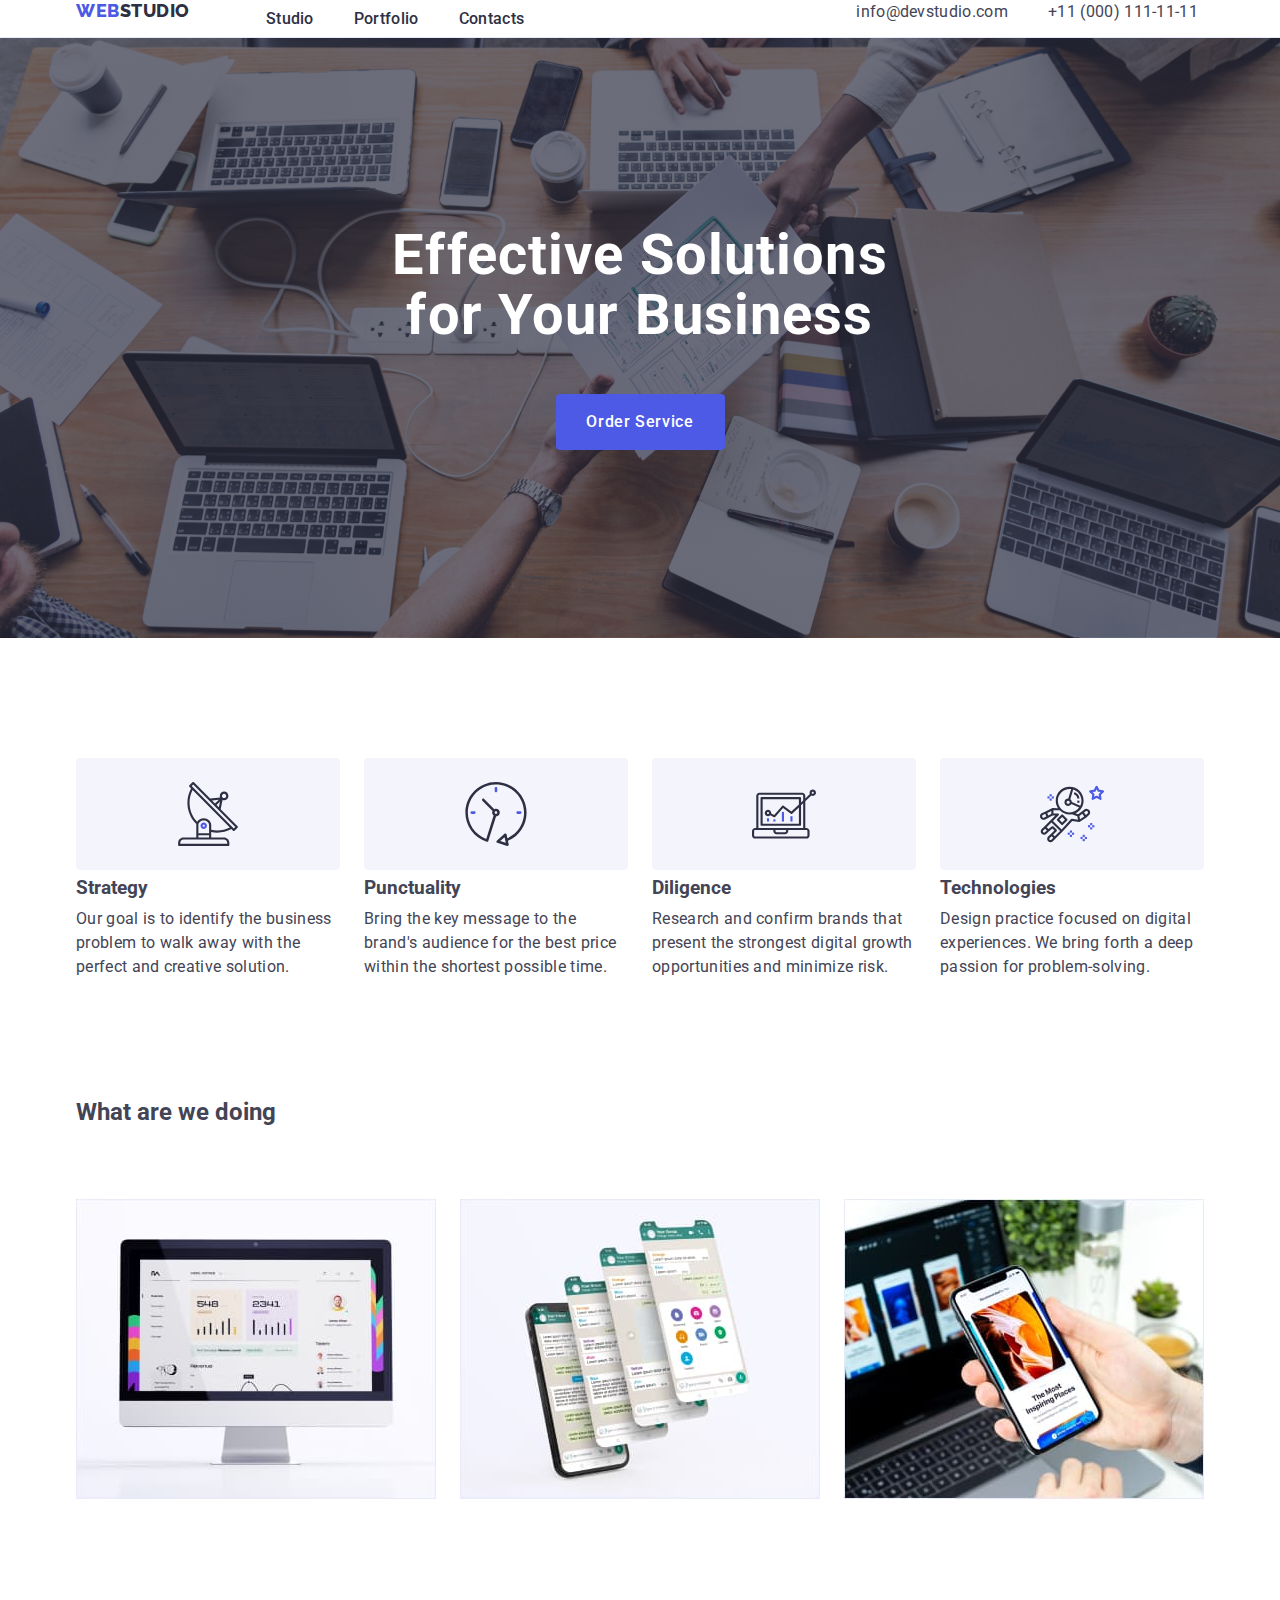
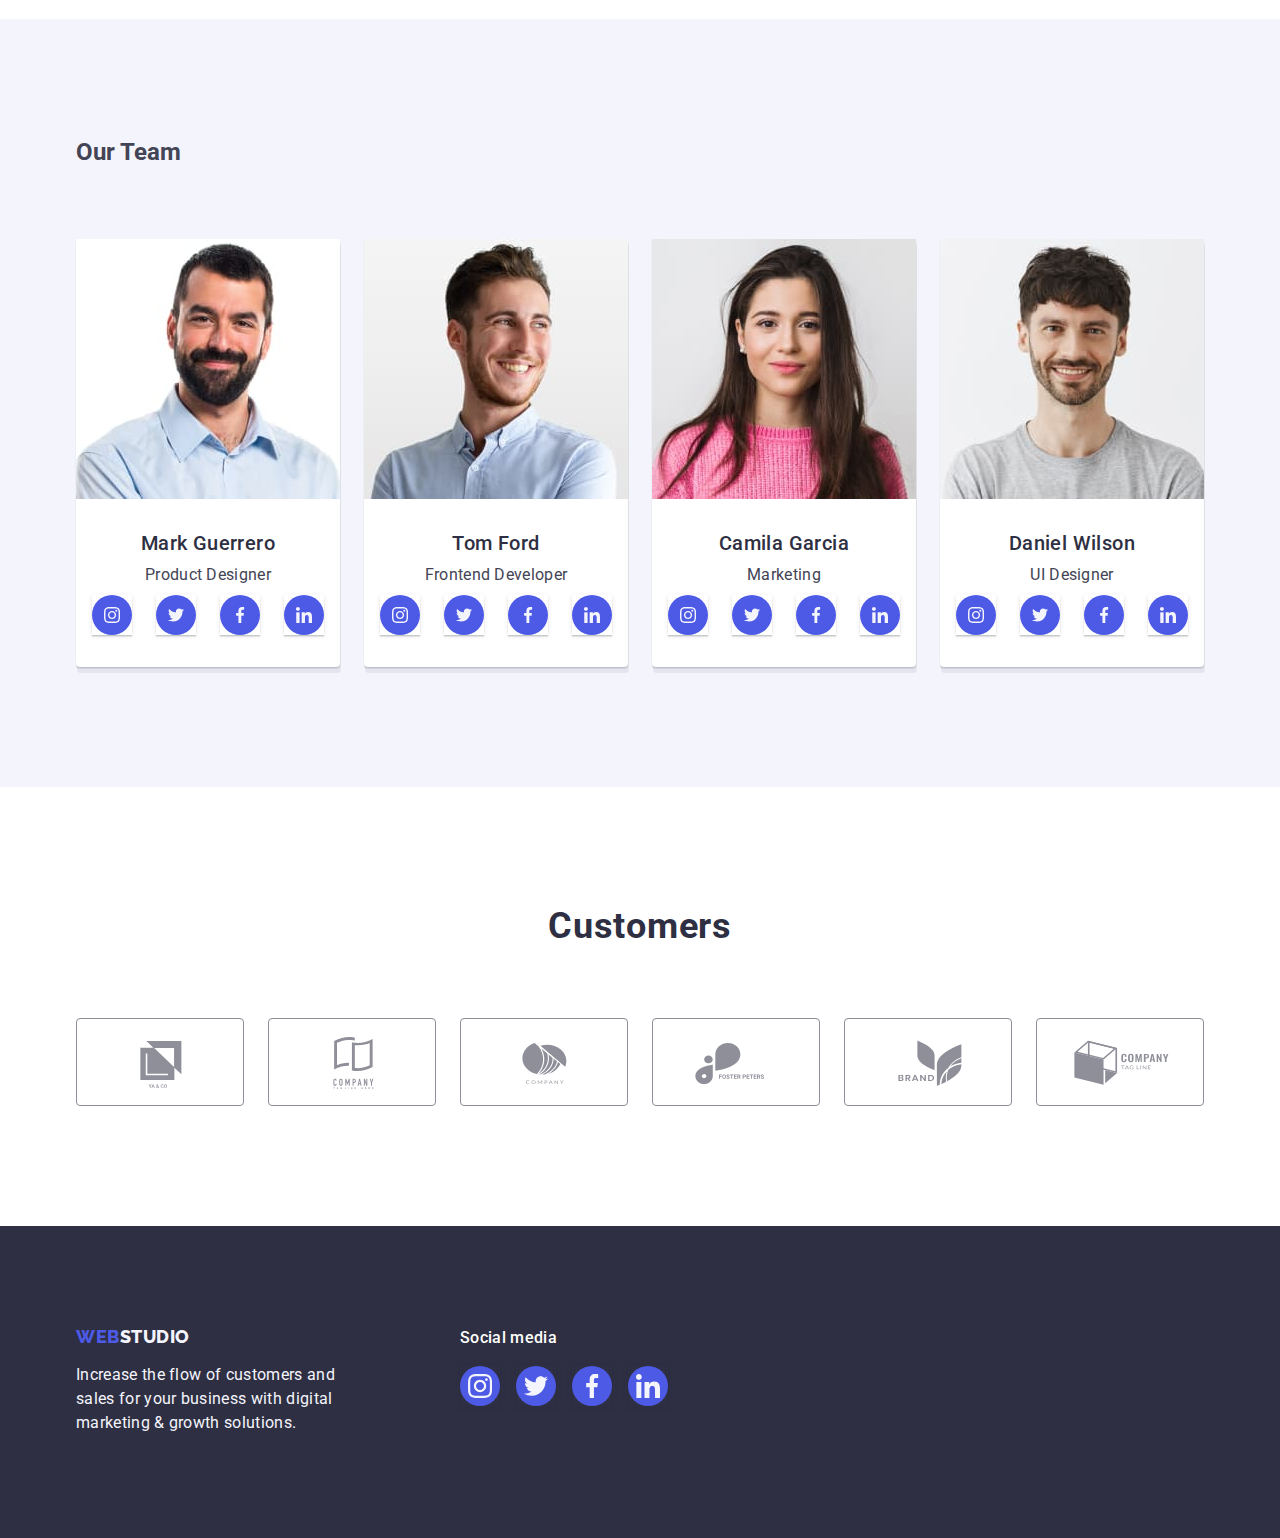
<file: index.html>
<!DOCTYPE html>
<html lang="en">
  <head>
    <meta charset="UTF-8" />
    <meta http-equiv="X-UA-Compatible" content="IE=edge" />
    <meta name="viewport" content="width=device-width, initial-scale=1.0" />
    <title>WebStudio</title>
    <link rel="preconnect" href="https://fonts.googleapis.com" />
    <link rel="preconnect" href="https://fonts.gstatic.com" crossorigin />
    <link
      href="https://fonts.googleapis.com/css2?family=Raleway:wght@800&family=Roboto:wght@400;500;700;900&display=swap"
      rel="stylesheet"
    />
    <link
      rel="stylesheet"
      href="https://cdnjs.cloudflare.com/ajax/libs/modern-normalize/1.1.0/modern-normalize.min.css"
    />
    <link rel="stylesheet" href="./css/styles.css" />
  </head>
  <body>
    <!-- Header -->

    <header class="page-header">
      <div class="div-header container">
        <nav class="page-nav">
          <a class="logo link" href="./index.html">Web<span class="logo-color">Studio</span></a>
          <ul class="menu list">
            <li class="link-item"><a class="menu-link link" href="./index.html">Studio</a></li>
            <li class="link-item">
              <a class="menu-link link" href="./portfolio.html">Portfolio</a>
            </li>
            <li class="link-item"><a class="menu-link link" href="">Contacts</a></li>
          </ul>
        </nav>
        <address class="info">
          <ul class="list list-contact">
            <li>
              <a class="link contact" href="mailto:info@devstudio.com">info@devstudio.com</a>
            </li>
            <li>
              <a class="link contact" href="tel:+110001111111">+11 (000) 111-11-11</a>
            </li>
          </ul>
        </address>
      </div>
    </header>

    <main>
      <!-- Hero -->
      <section class="hero">
        <div class="container">
          <h1 class="main-title">Effective Solutions for Your Business</h1>
          <button class="modal-btn" type="button">Order Service</button>
        </div>
      </section>

      <!-- Our features -->

      <section class="features-section">
        <div class="container">
          <h2 class="section-header" hidden>Our features</h2>
          <ul class="list features-list">
            <li class="features-li-list">
              <div class="features-icons">
                <svg aria-label="antenna" width="64" height="64">
                  <use href="./images/icons.svg#icon-antenna"></use>
                </svg>
              </div>
              <h3 class="features-section-secondary-header">Strategy</h3>
              <p class="section-paragraph">
                Our goal is to identify the business problem to walk away with the perfect and
                creative solution.
              </p>
            </li>
            <li class="features-li-list">
              <div class="features-icons">
                <svg aria-label="clock" width="64" height="64">
                  <use href="./images/icons.svg#icon-clock"></use>
                </svg>
              </div>
              <h3 class="features-section-secondary-header">Punctuality</h3>
              <p class="section-paragraph">
                Bring the key message to the brand's audience for the best price within the shortest
                possible time.
              </p>
            </li>
            <li class="features-li-list">
              <div class="features-icons">
                <svg aria-label="diagram" width="64" height="64">
                  <use href="./images/icons.svg#icon-diagram"></use>
                </svg>
              </div>
              <h3 class="features-section-secondary-header">Diligence</h3>
              <p class="section-paragraph">
                Research and confirm brands that present the strongest digital growth opportunities
                and minimize risk.
              </p>
            </li>
            <li class="features-li-list">
              <div class="features-icons">
                <svg aria-label="astronaut" width="64" height="64">
                  <use href="./images/icons.svg#icon-astronaut"></use>
                </svg>
              </div>
              <h3 class="features-section-secondary-header">Technologies</h3>
              <p class="section-paragraph">
                Design practice focused on digital experiences. We bring forth a deep passion for
                problem-solving.
              </p>
            </li>
          </ul>
        </div>
      </section>

      <!-- What we are doing -->

      <section class="doing-section">
        <div class="container">
          <h2 class="doing-section-header">What are we doing</h2>
          <ul class="list doing-list">
            <li class="doing-li-list">
              <img src="./images/work/monitor.jpg" alt="monitor" width="360" height="300" />
            </li>
            <li class="doing-li-list">
              <img src="./images/work/phone.jpg" alt="phone" width="360" height="300" />
            </li>
            <li class="doing-li-list">
              <img src="./images/work/laptop.jpg" alt="laptop-and-phone" width="360" height="300" />
            </li>
          </ul>
        </div>
      </section>

      <!-- Gallery -->

      <section class="gallery-section">
        <div class="container">
          <h2 class="gallery-section-header">Our Team</h2>
          <ul class="list gallery-list">
            <li class="gallery-secondary-list">
              <img
                src="./images/gallery/employee1.jpg"
                alt="Mark_Guerrero"
                width="264"
                height="260"
              />
              <div class="employee">
                <h3 class="gallery-secondary-header">Mark Guerrero</h3>
                <p class="gallery-paragraph">Product Designer</p>
                <ul class="social-list list">
                  <li class="social-list-item">
                    <a href="" class="social-list-link">
                      <svg class="social-list-icon" aria-label="instagram" width="16" height="16">
                        <use href="./images/icons.svg#icon-instagram"></use>
                      </svg>
                    </a>
                  </li>
                  <li class="social-list-item">
                    <a href="" class="social-list-link">
                      <svg class="social-list-icon" aria-label="twitter" width="16" height="16">
                        <use href="./images/icons.svg#icon-twitter"></use>
                      </svg>
                    </a>
                  </li>
                  <li class="social-list-item">
                    <a href="" class="social-list-link">
                      <svg class="social-list-icon" aria-label="facebook" width="16" height="16">
                        <use href="./images/icons.svg#icon-facebook"></use>
                      </svg>
                    </a>
                  </li>
                  <li class="social-list-item">
                    <a href="" class="social-list-link">
                      <svg class="social-list-icon" aria-label="linkedin" width="16" height="16">
                        <use href="./images/icons.svg#icon-linkedin"></use>
                      </svg>
                    </a>
                  </li>
                </ul>
              </div>
            </li>
            <li class="gallery-secondary-list">
              <img src="./images/gallery/employee2.jpg" alt="Tom_Ford" width="264" height="260" />
              <div class="employee">
                <h3 class="gallery-secondary-header">Tom Ford</h3>
                <p class="gallery-paragraph">Frontend Developer</p>
                <ul class="social-list list">
                  <li class="social-list-item">
                    <a href="" class="social-list-link">
                      <svg class="social-list-icon" aria-label="instagram" width="16" height="16">
                        <use href="./images/icons.svg#icon-instagram"></use>
                      </svg>
                    </a>
                  </li>
                  <li class="social-list-item">
                    <a href="" class="social-list-link">
                      <svg class="social-list-icon" aria-label="twitter" width="16" height="16">
                        <use href="./images/icons.svg#icon-twitter"></use>
                      </svg>
                    </a>
                  </li>
                  <li class="social-list-item">
                    <a href="" class="social-list-link">
                      <svg class="social-list-icon" aria-label="facebook" width="16" height="16">
                        <use href="./images/icons.svg#icon-facebook"></use>
                      </svg>
                    </a>
                  </li>
                  <li class="social-list-item">
                    <a href="" class="social-list-link">
                      <svg class="social-list-icon" aria-label="linkedin" width="16" height="16">
                        <use href="./images/icons.svg#icon-linkedin"></use>
                      </svg>
                    </a>
                  </li>
                </ul>
              </div>
            </li>
            <li class="gallery-secondary-list">
              <img
                src="./images/gallery/employee3.jpg"
                alt="Camila_Garcia"
                width="264"
                height="260"
              />
              <div class="employee">
                <h3 class="gallery-secondary-header">Camila Garcia</h3>
                <p class="gallery-paragraph">Marketing</p>
                <ul class="social-list list">
                  <li class="social-list-item">
                    <a href="" class="social-list-link">
                      <svg class="social-list-icon" aria-label="instagram" width="16" height="16">
                        <use href="./images/icons.svg#icon-instagram"></use>
                      </svg>
                    </a>
                  </li>
                  <li class="social-list-item">
                    <a href="" class="social-list-link">
                      <svg class="social-list-icon" aria-label="twitter" width="16" height="16">
                        <use href="./images/icons.svg#icon-twitter"></use>
                      </svg>
                    </a>
                  </li>
                  <li class="social-list-item">
                    <a href="" class="social-list-link">
                      <svg class="social-list-icon" aria-label="facebook" width="16" height="16">
                        <use href="./images/icons.svg#icon-facebook"></use>
                      </svg>
                    </a>
                  </li>
                  <li class="social-list-item">
                    <a href="" class="social-list-link">
                      <svg class="social-list-icon" aria-label="linkedin" width="16" height="16">
                        <use href="./images/icons.svg#icon-linkedin"></use>
                      </svg>
                    </a>
                  </li>
                </ul>
              </div>
            </li>
            <li class="gallery-secondary-list">
              <img
                src="./images/gallery/employee4.jpg"
                alt="Daniel_Wilson"
                width="264"
                height="260"
              />
              <div class="employee">
                <h3 class="gallery-secondary-header">Daniel Wilson</h3>
                <p class="gallery-paragraph">UI Designer</p>
                <ul class="social-list list">
                  <li class="social-list-item">
                    <a href="" class="social-list-link">
                      <svg class="social-list-icon" aria-label="instagram" width="16" height="16">
                        <use href="./images/icons.svg#icon-instagram"></use>
                      </svg>
                    </a>
                  </li>
                  <li class="social-list-item">
                    <a href="" class="social-list-link">
                      <svg class="social-list-icon" aria-label="twitter" width="16" height="16">
                        <use href="./images/icons.svg#icon-twitter"></use>
                      </svg>
                    </a>
                  </li>
                  <li class="social-list-item">
                    <a href="" class="social-list-link">
                      <svg class="social-list-icon" aria-label="facebook" width="16" height="16">
                        <use href="./images/icons.svg#icon-facebook"></use>
                      </svg>
                    </a>
                  </li>
                  <li class="social-list-item">
                    <a href="" class="social-list-link">
                      <svg class="social-list-icon" aria-label="linkedin" width="16" height="16">
                        <use href="./images/icons.svg#icon-linkedin"></use>
                      </svg>
                    </a>
                  </li>
                </ul>
              </div>
            </li>
          </ul>
        </div>
      </section>

      <!-- Customers -->

      <section class="customers-section">
        <div class="container">
          <h2 class="customers-section-header">Customers</h2>
          <ul class="customers-list list">
            <li class="customers-list-item">
              <a href="" class="customers-list-link">
                <svg class="customers-list-icon" aria-label="customer1" width="104" height="56">
                  <use href="./images/icons.svg#icon-logo1"></use>
                </svg>
              </a>
            </li>
            <li class="customers-list-item">
              <a href="" class="customers-list-link">
                <svg class="customers-list-icon" aria-label="customer2" width="104" height="56">
                  <use href="./images/icons.svg#icon-logo2"></use>
                </svg>
              </a>
            </li>
            <li class="customers-list-item">
              <a href="" class="customers-list-link">
                <svg class="customers-list-icon" aria-label="customer3" width="104" height="56">
                  <use href="./images/icons.svg#icon-logo3"></use>
                </svg>
              </a>
            </li>
            <li class="customers-list-item">
              <a href="" class="customers-list-link">
                <svg class="customers-list-icon" aria-label="customer4" width="104" height="56">
                  <use href="./images/icons.svg#icon-logo4"></use>
                </svg>
              </a>
            </li>
            <li class="customers-list-item">
              <a href="" class="customers-list-link">
                <svg class="customers-list-icon" aria-label="customer5" width="104" height="56">
                  <use href="./images/icons.svg#icon-logo5"></use>
                </svg>
              </a>
            </li>
            <li class="customers-list-item">
              <a href="" class="customers-list-link">
                <svg class="customers-list-icon" aria-label="customer6" width="104" height="56">
                  <use href="./images/icons.svg#icon-logo6"></use>
                </svg>
              </a>
            </li>
          </ul>
        </div>
      </section>
    </main>

    <!-- footer -->

    <footer class="footer-main">
      <div class="container footer-sections">
        <div class="footer-text">
          <a class="logo link" href="./index.html"
            >Web<span class="footer-logo-color">Studio</span></a
          >
          <p class="text-descr-footer">
            Increase the flow of customers and sales for your business with digital marketing &
            growth solutions.
          </p>
        </div>
        <div class="footer-social">
          <h3 class="footer-social-header">Social media</h3>
          <ul class="social-list-footer list">
            <li class="social-list-item-footer">
              <a href="" class="social-list-link-footer">
                <svg class="social-list-icon-footer" aria-label="instagram" width="24" height="24">
                  <use href="./images/icons.svg#icon-instagram"></use>
                </svg>
              </a>
            </li>
            <li class="social-list-item-footer">
              <a href="" class="social-list-link-footer">
                <svg class="social-list-icon-footer" aria-label="twitter" width="24" height="24">
                  <use href="./images/icons.svg#icon-twitter"></use>
                </svg>
              </a>
            </li>
            <li class="social-list-item-footer">
              <a href="" class="social-list-link-footer">
                <svg class="social-list-icon-footer" aria-label="facebook" width="24" height="24">
                  <use href="./images/icons.svg#icon-facebook"></use>
                </svg>
              </a>
            </li>
            <li class="social-list-item-footer">
              <a href="" class="social-list-link-footer">
                <svg class="social-list-icon-footer" aria-label="linkedin" width="24" height="24">
                  <use href="./images/icons.svg#icon-linkedin"></use>
                </svg>
              </a>
            </li>
          </ul>
        </div>
      </div>
    </footer>
  </body>
</html>
</file>
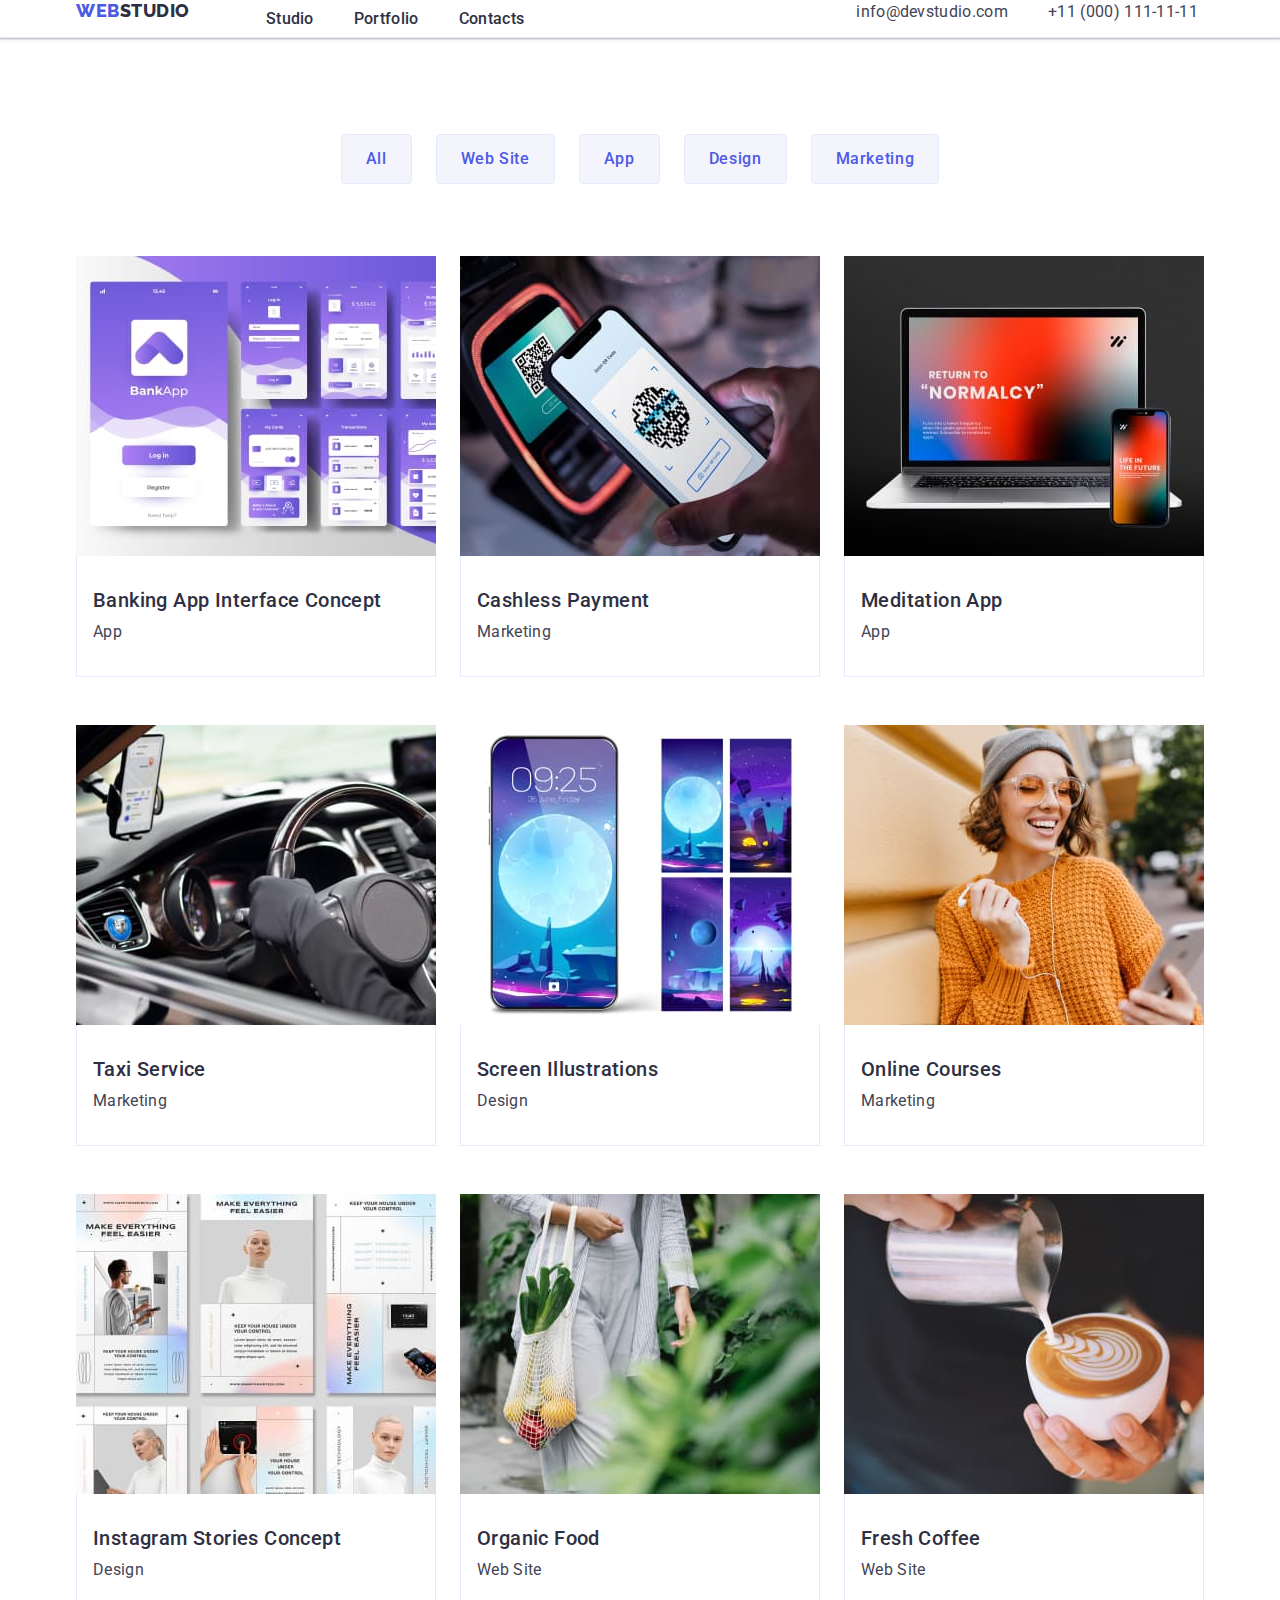
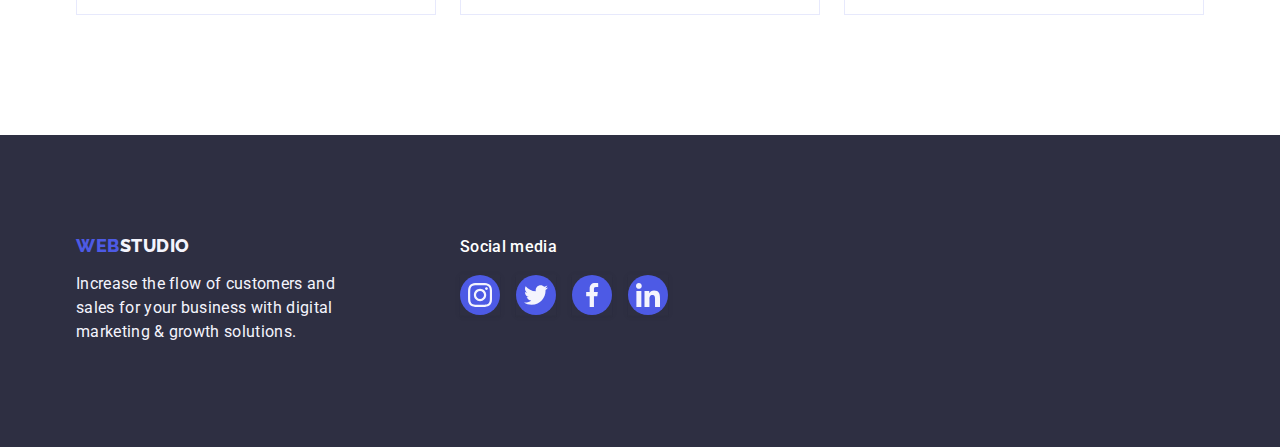
<file: portfolio.html>
<!DOCTYPE html>
<html lang="en">
  <head>
    <meta charset="UTF-8" />
    <meta http-equiv="X-UA-Compatible" content="IE=edge" />
    <meta name="viewport" content="width=device-width, initial-scale=1.0" />
    <title>Portfolio</title>
    <link rel="preconnect" href="https://fonts.googleapis.com" />
    <link rel="preconnect" href="https://fonts.gstatic.com" crossorigin />
    <link
      href="https://fonts.googleapis.com/css2?family=Raleway:wght@800&family=Roboto:wght@400;500;700;900&display=swap"
      rel="stylesheet"
    />
    <link
      rel="stylesheet"
      href="https://cdnjs.cloudflare.com/ajax/libs/modern-normalize/1.1.0/modern-normalize.min.css"
    />
    <link rel="stylesheet" href="./css/styles.css" />
  </head>

  <body>
    <!-- header -->
    <header class="page-header">
      <div class="div-header container">
        <nav class="page-nav">
          <a class="logo link" href="./index.html">Web<span class="logo-color">Studio</span></a>
          <ul class="menu list">
            <li class="link-item"><a class="menu-link link" href="./index.html">Studio</a></li>
            <li class="link-item">
              <a class="menu-link link" href="./portfolio.html">Portfolio</a>
            </li>
            <li class="link-item"><a class="menu-link link" href="">Contacts</a></li>
          </ul>
        </nav>
        <address class="info">
          <ul class="list list-contact">
            <li>
              <a class="link contact" href="mailto:info@devstudio.com">info@devstudio.com</a>
            </li>
            <li>
              <a class="link contact" href="tel:+110001111111">+11 (000) 111-11-11</a>
            </li>
          </ul>
        </address>
      </div>
    </header>
    <main>
      <section class="portfolio-main-section">
        <div class="container">
          <h1 hidden>Our Projects</h1>

          <!-- filters -->
          <ul class="list filter-list">
            <li><button class="filter-btn" type="button">All</button></li>
            <li><button class="filter-btn" type="button">Web Site</button></li>
            <li><button class="filter-btn" type="button">App</button></li>
            <li><button class="filter-btn" type="button">Design</button></li>
            <li><button class="filter-btn" type="button">Marketing</button></li>
          </ul>

          <!-- projects -->

          <ul class="list project-list">
            <li class="project-li">
              <a class="link project-link" href="">
                <img
                  src="./images/portfolio/banking-app.jpg"
                  alt="web-application"
                  width="360"
                  height="300"
                />
                <div class="div-projects">
                  <h2 class="project-section-secondary-header">Banking App Interface Concept</h2>
                  <p class="section-paragraph">App</p>
                </div>
              </a>
            </li>
            <li class="project-li">
              <a class="link project-link" href="">
                <img
                  src="./images/portfolio/cashless-payment.jpg"
                  alt="cashless-payment"
                  width="360"
                  height="300"
                />
                <div class="div-projects">
                  <h2 class="project-section-secondary-header">Cashless Payment</h2>
                  <p class="section-paragraph">Marketing</p>
                </div>
              </a>
            </li>
            <li class="project-li">
              <a class="link project-link" href="">
                <img
                  src="./images/portfolio/mediation-app.jpg"
                  alt="mediation-app"
                  width="360"
                  height="300"
                />
                <div class="div-projects">
                  <h2 class="project-section-secondary-header">Meditation App</h2>
                  <p class="section-paragraph">App</p>
                </div>
              </a>
            </li>
            <li class="project-li">
              <a class="link project-link" href="">
                <img
                  src="./images/portfolio/taxi-service.jpg"
                  alt="taxi-service"
                  width="360"
                  height="300"
                />
                <div class="div-projects">
                  <h2 class="project-section-secondary-header">Taxi Service</h2>
                  <p class="section-paragraph">Marketing</p>
                </div>
              </a>
            </li>
            <li class="project-li">
              <a class="link project-link" href="">
                <img
                  src="./images/portfolio/screen-illustrations.jpg"
                  alt="screen-illustrations"
                  width="360"
                  height="300"
                />
                <div class="div-projects">
                  <h2 class="project-section-secondary-header">Screen Illustrations</h2>
                  <p class="section-paragraph">Design</p>
                </div>
              </a>
            </li>
            <li class="project-li">
              <a class="link project-link" href="">
                <img
                  src="./images/portfolio/online-courses.jpg"
                  alt="online-courses"
                  width="360"
                  height="300"
                />
                <div class="div-projects">
                  <h2 class="project-section-secondary-header">Online Courses</h2>
                  <p class="section-paragraph">Marketing</p>
                </div>
              </a>
            </li>
            <li class="project-li">
              <a class="link project-link" href="">
                <img
                  src="./images/portfolio/instagram-stories.jpg"
                  alt="instagram-stories"
                  width="360"
                  height="300"
                />
                <div class="div-projects">
                  <h2 class="project-section-secondary-header">Instagram Stories Concept</h2>
                  <p class="section-paragraph">Design</p>
                </div>
              </a>
            </li>
            <li class="project-li">
              <a class="link project-link" href="">
                <img
                  src="./images/portfolio/organic-food.jpg"
                  alt="organic-food"
                  width="360"
                  height="300"
                />
                <div class="div-projects">
                  <h2 class="project-section-secondary-header">Organic Food</h2>
                  <p class="section-paragraph">Web Site</p>
                </div>
              </a>
            </li>
            <li class="project-li">
              <a class="link project-link" href="">
                <img
                  src="./images/portfolio/fresh-coffee.jpg"
                  alt="fresh-coffee"
                  width="360"
                  height="300"
                />
                <div class="div-projects">
                  <h2 class="project-section-secondary-header">Fresh Coffee</h2>
                  <p class="section-paragraph">Web Site</p>
                </div>
              </a>
            </li>
          </ul>
        </div>
      </section>
    </main>
    <footer class="footer-main">
      <div class="container footer-sections">
        <div class="footer-text">
          <a class="logo link" href="./index.html"
            >Web<span class="footer-logo-color">Studio</span></a
          >
          <p class="text-descr-footer">
            Increase the flow of customers and sales for your business with digital marketing &
            growth solutions.
          </p>
        </div>
        <div class="footer-social">
          <p class="footer-social-header">Social media</p>
          <ul class="social-list-footer list">
            <li class="social-list-item-footer">
              <a href="" class="social-list-link-footer">
                <svg class="social-list-icon-footer" aria-label="instagram" width="24" height="24">
                  <use href="./images/icons.svg#icon-instagram"></use>
                </svg>
              </a>
            </li>
            <li class="social-list-item-footer">
              <a href="" class="social-list-link-footer">
                <svg class="social-list-icon-footer" aria-label="twitter" width="24" height="24">
                  <use href="./images/icons.svg#icon-twitter"></use>
                </svg>
              </a>
            </li>
            <li class="social-list-item-footer">
              <a href="" class="social-list-link-footer">
                <svg class="social-list-icon-footer" aria-label="facebook" width="24" height="24">
                  <use href="./images/icons.svg#icon-facebook"></use>
                </svg>
              </a>
            </li>
            <li class="social-list-item-footer">
              <a href="" class="social-list-link-footer">
                <svg class="social-list-icon-footer" aria-label="linkedin" width="24" height="24">
                  <use href="./images/icons.svg#icon-linkedin"></use>
                </svg>
              </a>
            </li>
          </ul>
        </div>
      </div>
    </footer>
  </body>
</html>
</file>
<file: css/styles.css>
/* ================================index.html=============================== */

/* ================general=================== */

:root {
  --main-font-family: 'Roboto', sans-serif;
  --secondary-font-family: 'Raleway', sans-serif;
  --primary-brand: #4d5ae5;
  --pressed-state: #404bbf;
  --dark-headers-text: #2e2f42;
  --success: #31d0aa;
  --body-text: #434455;
  --subtitle-text: #8e8f99;
  --accent: #e7e9fc;
  --light: #f4f4fd;
  --modal-overlay: #2e2f42;
  --hero-background: #2e2f42;
  --white-background: #ffffff;
  --modal-background: #fcfcfc;
}

.list {
  list-style: none;
}

.link {
  text-decoration: none;
}

h1,
h2,
h3,
h4,
p {
  margin-top: 0;
  margin-bottom: 0;
}

ul,
ol {
  margin-top: 0;
  margin-bottom: 0;
  padding-left: 0;
}

img {
  display: block;
}

body {
  font-family: 'Roboto', sans-serif;
  color: #434455;
  background-color: var(--white-background);
}
.section-header {
  font-weight: 700;
  font-size: 36px;
  line-height: 1.11;
  text-align: center;
  letter-spacing: 0.02em;
  text-transform: capitalize;
  color: var(--dark-headers-text);
}

.section-secondary-header {
  font-weight: 500;
  font-size: 20px;
  line-height: 1.2;
  letter-spacing: 0.02em;
  color: var(--dark-headers-text);
}

.section-paragraph {
  font-weight: 400;
  font-size: 16px;
  line-height: 1.5;
  letter-spacing: 0.02em;
  color: var(--body-text);
}

button {
  cursor: pointer;
  font-family: inherit;
}

.container {
  width: 1158px;
  padding: 0 15px;
  margin: 0 auto;
}

.page-nav {
  display: flex;
  align-items: center;
}

/* ===================header========================= */
.page-header {
  border-bottom: 1px solid var(--accent);
  box-shadow: 0px 2px 1px rgba(46, 47, 66, 0.08), 0px 1px 1px rgba(46, 47, 66, 0.16),
    0px 1px 6px rgba(46, 47, 66, 0.08);
}
.div-header {
  display: flex;
}
.logo {
  font-family: 'Raleway', sans-serif;
  font-weight: 800;
  font-size: 18px;
  line-height: 1.17;
  display: flex;
  align-items: center;
  letter-spacing: 0.03em;
  text-transform: uppercase;
  color: var(--primary-brand);
  margin-right: 76px;
}

.logo-color {
  color: var(--dark-headers-text);
}

.menu {
  display: flex;
  gap: 40px;
}

.menu-link {
  font-weight: 500;
  font-size: 16px;
  line-height: 1.5;

  letter-spacing: 0.02em;

  color: #2e2f42;

  flex: none;
  order: 0;
  flex-grow: 0;
  padding: 24px 0;
}
.link-item:hover,
.link-item:focus {
  color: var(--pressed-state);
}

.menu-link:hover,
.menu-link:focus {
  color: var(--pressed-state);
}

.list-contact {
  display: flex;
  gap: 40px;
}

.info {
  font-style: normal;
  margin-left: 332px;
}

.contact {
  font-weight: 400;
  font-size: 16px;
  line-height: 1.5;

  letter-spacing: 0.02em;

  color: #434455;
}

.contact:hover,
.contact:focus {
  color: var(--pressed-state);
}
/* =====================hero==================== */

.hero {
  background-size: cover;
  background-repeat: no-repeat;
  background-position: center;
  background-color: var(--hero-background);
  background-image: linear-gradient(rgba(46, 47, 66, 0.7), rgba(46, 47, 66, 0.7)),
    url(../images/bg-folder/bg.jpg);
  padding: 188px 0;
  max-width: 1440px;
}

.main-title {
  font-weight: 700;
  font-size: 56px;
  line-height: 1.07;
  text-align: center;
  letter-spacing: 0.02em;
  color: #ffffff;
  max-width: 496px;
  margin-right: auto;
  margin-left: auto;
}

.modal-btn {
  font-family: 'Roboto', sans-serif;

  font-weight: 500;
  font-size: 16px;
  line-height: 1.5;

  display: flex;
  align-items: center;
  letter-spacing: 0.04em;

  color: #ffffff;
  background-color: #4d5ae5;
  flex: none;
  order: 0;
  flex-grow: 0;

  display: block;
  min-width: 169px;
  height: 56px;
  border: none;
  border-radius: 4px;
  margin-top: 48px;
  margin-right: auto;
  margin-left: auto;
}

.modal-btn:hover,
.modal-btn:focus {
  background-color: #404bbf;
}

/* =================features=============== */
.features-section {
  padding: 120px 0;
}

.features-list {
  display: flex;
  gap: 24px;
}

.features-li-list {
  width: calc((100% - 72px) / 4);
}

.features-section-secondary-header {
  margin-bottom: 8px;
}

.features-icons {
  display: flex;
  align-items: center;
  justify-content: center;
  height: 112px;
  background-color: #f4f4fd;
  border-radius: 4px;
  margin-bottom: 8px;
}

/* =================doing================== */

.doing-section {
  padding-bottom: 120px;
}

.doing-section-header {
  margin-bottom: 72px;
}

.doing-list {
  display: flex;
  gap: 24px;
}
/* =================gallery================ */

.gallery-section {
  background-color: var(--light);
  padding: 120px 0;
}

.gallery-section-header {
  margin-bottom: 72px;
}

.gallery-list {
  display: flex;
  gap: 24px;
}

.gallery-secondary-list {
  width: calc((100% - 72px) / 4);
  border-radius: 0px 0px 4px 4px;
  box-shadow: 1px 6px rgba(46, 47, 66, 0.08), 0px 1px 1px rgba(46, 47, 66, 0.16),
    0px 2px 1px rgba(46, 47, 66, 0.08);
}

.gallery-secondary-header {
  font-weight: 500;
  font-size: 20px;
  line-height: 1.2;
  text-align: center;
  letter-spacing: 0.02em;
  color: var(--dark-headers-text);
  margin-bottom: 8px;
}

.gallery-paragraph {
  font-weight: 400;
  font-size: 16px;
  line-height: 1.5;
  text-align: center;
  letter-spacing: 0.02em;
  color: var(--body-text);
  margin-bottom: 8px;
}

.text-descr {
  font-weight: 400;
  font-size: 16px;
  line-height: 1.5;
  letter-spacing: 0.02em;
  color: var(--body-text);
}

.gallery-secondary-list {
  background-color: var(--white-background);
}

.employee {
  padding: 32px 16px;
}

.social-list {
  display: flex;
  justify-content: center;
  gap: 24px;
}

.social-list-link:hover,
.social-list-link:focus {
  background-color: #404bbf;
}

.social-list-link {
  display: flex;
  justify-content: center;
  align-items: center;
  width: 40px;
  height: 40px;
  border-radius: 50%;
  background-color: #4d5ae5;
}

.social-list-item {
  box-shadow: 0px 1px 6px rgba(46, 47, 66, 0.08), 0px 1px 1px rgba(46, 47, 66, 0.16),
    0px 2px 1px rgba(46, 47, 66, 0.08);
}
.social-list-icon {
  fill: #f4f4fd;
}
.employee {
  padding: 32px 0;
}

/* =========================customers=================== */

.customers-section {
  padding-top: 120px;
  padding-bottom: 120px;
}

.customers-section-header {
  font-weight: 700;
  font-size: 36px;
  line-height: 1.1;
  text-align: center;
  letter-spacing: 0.02em;
  text-transform: capitalize;
  color: #2e2f42;
  margin-bottom: 72px;
}

.customers-list {
  display: flex;
  gap: 24px;
}

.customers-list-item {
  width: calc((100% - 120px) / 6);
  height: 88px;
}

.customers-list-link {
  display: flex;
  align-items: center;
  justify-content: center;
  width: 100%;
  height: 100%;
  border: 1px solid #8e8f99;
  border-radius: 4px;
  color: var(--subtitle-text);
}

.customers-list-link:hover,
.customers-list-link:focus {
  border-color: #404bbf;
  color: #404bbf;
}

.customers-list-icon {
  fill: currentColor;
}
/* =========================footer====================== */

.footer-main {
  background-color: var(--hero-background);
}

.footer-logo-color {
  color: var(--light);
}

.logo {
  display: inline-block;
  margin-bottom: 16px;
}

.text-descr-footer {
  font-weight: 400;
  font-size: 16px;
  line-height: 1.5;
  letter-spacing: 0.02em;
  color: #f4f4fd;
}

.footer-sections {
  display: flex;
  align-items: baseline;
}

.footer-text {
  width: 264px;
  height: 112px;
  gap: 120px;
}

.footer-social {
  width: 208px;
  height: 80px;
  margin-top: 100px;
  margin-bottom: 132px;
  margin-left: 120px;
}

.footer-social-header {
  font-weight: 500;
  font-size: 16px;
  line-height: 1.5;
  letter-spacing: 0.02em;
  color: #ffffff;
  margin-bottom: 16px;
}

.social-list-footer {
  display: flex;
  justify-content: center;
  gap: 16px;
}

.social-list-link-footer:hover,
.social-list-link-footer:focus {
  background-color: #31d0aa;
}

.social-list-link-footer {
  display: flex;
  justify-content: center;
  align-items: center;
  width: 40px;
  height: 40px;
  border-radius: 50%;
  background-color: #4d5ae5;
}

.social-list-item-footer {
  box-shadow: 0px 1px 6px rgba(46, 47, 66, 0.08), 0px 1px 1px rgba(46, 47, 66, 0.16),
    0px 2px 1px rgba(46, 47, 66, 0.08);
}
.social-list-icon-footer {
  fill: #f4f4fd;
}

/* ========================portfolio===================== */

.portfolio-main-section {
  padding: 96px 0 120px;
}

.filter-list {
  display: flex;
  justify-content: center;
  gap: 24px;
  margin-bottom: 72px;
}

.filter-btn {
  font-family: 'Roboto', sans-serif;
  font-weight: 500;
  font-size: 16px;
  line-height: 24px;
  display: flex;
  align-items: center;
  text-align: center;
  letter-spacing: 0.04em;

  color: var(--primary-brand);
  background-color: var(--light);

  padding: 12px 24px;
  border: 1px solid var(--accent);
  border-radius: 4px;
}

.filter-btn:hover,
.filter-btn:focus {
  color: var(--white-background);
  background-color: var(--pressed-state);
  border: 1px solid transparent;
  box-shadow: 0px 3px 1px rgba(0, 0, 0, 0.1), 0px 2px 1px rgba(0, 0, 0, 0.08),
    0px 2px 2px rgba(0, 0, 0, 0.12);
}

.project-list {
  display: flex;
  flex-wrap: wrap;
  column-gap: 24px;
  row-gap: 48px;
}

.project-link {
  display: block;
}

.project-link:hover,
.project-link:focus {
  box-shadow: 0px 1px 6px rgba(46, 47, 66, 0.08), 0px 1px 1px rgba(46, 47, 66, 0.16),
    0px 2px 1px rgba(46, 47, 66, 0.08);
}

.div-projects {
  padding: 32px 16px;
  border: 1px solid #e7e9fc;
  border-top: none;
}

.project-section-secondary-header {
  font-weight: 500;
  font-size: 20px;
  line-height: 1.2;
  letter-spacing: 0.02em;
  color: var(--dark-headers-text);
  margin-bottom: 8px;
}

.text-descr {
  font-weight: 400;
  font-size: 16px;
  line-height: 1.5;
  letter-spacing: 0.02em;
  color: #f4f4fd;
}
</file>
